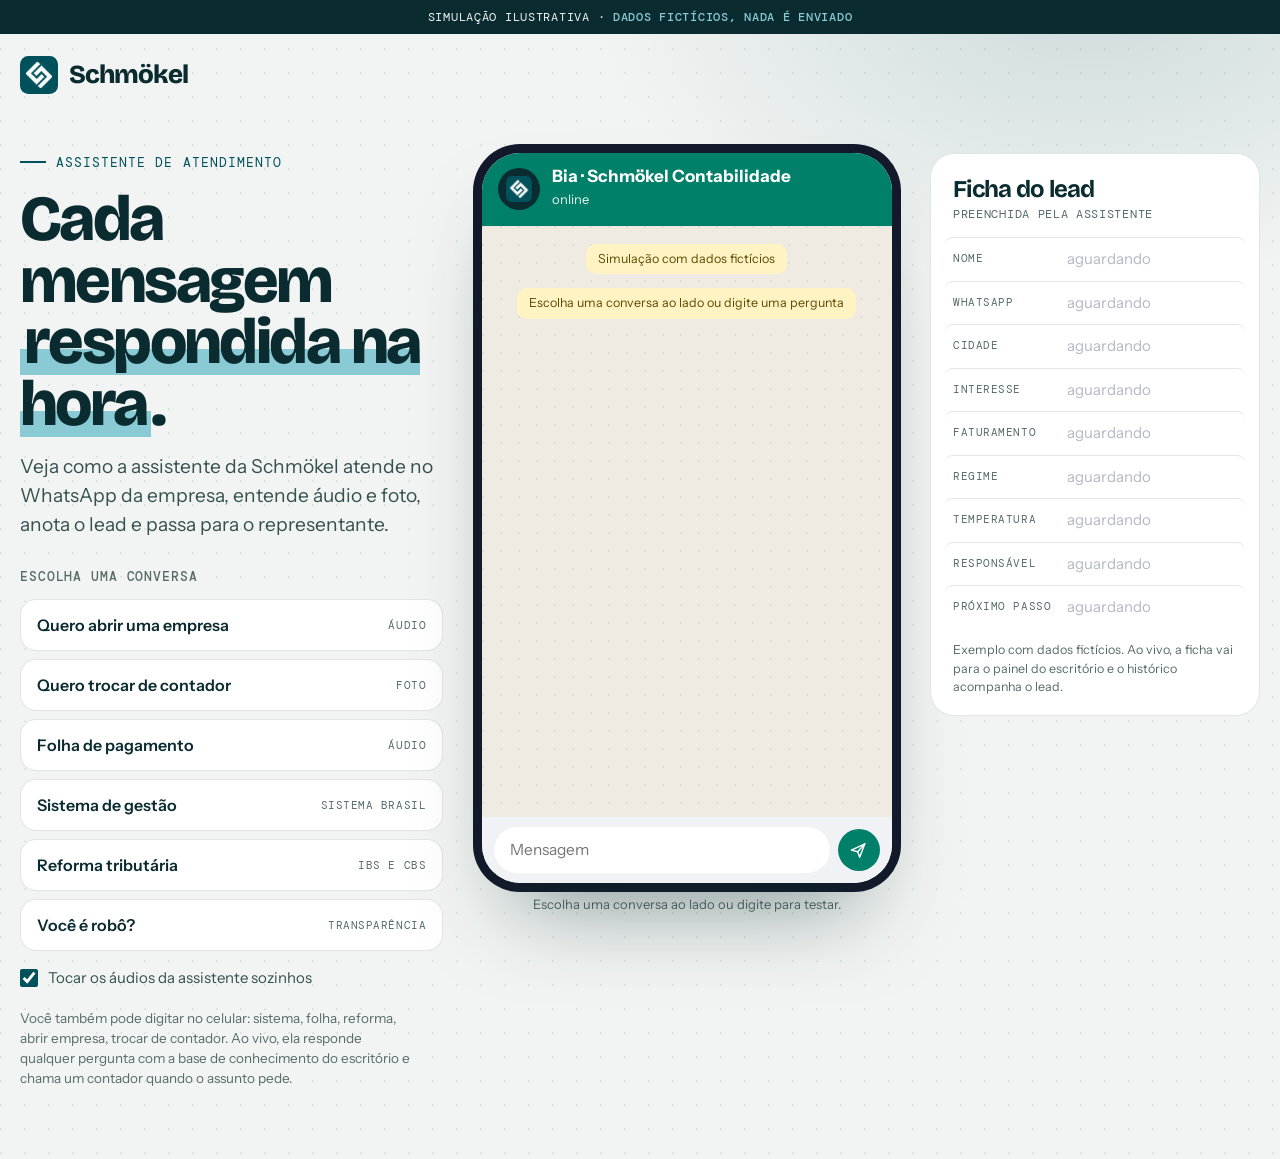
<file: ia/index.html>
<!doctype html>
<html lang="pt-BR">
<head>
<meta charset="utf-8">
<meta name="viewport" content="width=device-width,initial-scale=1">
<meta name="robots" content="noindex,nofollow">
<title>Schmökel · Assistente de atendimento (simulação)</title>
<meta name="description" content="Simulação de como a assistente de atendimento da Schmökel responde no WhatsApp, entende áudio e foto e passa o lead ao representante.">
<link rel="icon" type="image/png" href="[data-uri]">
<link rel="preconnect" href="https://fonts.googleapis.com">
<link rel="preconnect" href="https://fonts.gstatic.com" crossorigin>
<link href="https://fonts.googleapis.com/css2?family=Bricolage+Grotesque:opsz,wght@12..96,400..800&family=DM+Mono:wght@400;500&family=Instrument+Sans:wght@400..700&display=swap" rel="stylesheet">
<style>
:root{
  --paper:#F1F4F2; --paper2:#E3EBE8; --card:#FFFFFF;
  --ink:#0A2B30; --ink2:#35504F; --muted:#566B6A; --line:rgba(10,43,48,.12);
  --navy:#0A2B30; --blue:#00515C; --lime:#8ACAD4; --lime2:#B9DFE5;
  --wa:#008069; --wa-d:#075E54; --wa-bg:#EFEAE2; --wa-out:#D9FDD3; --wa-tick:#53BDEB;
  --display:"Bricolage Grotesque","Arial Narrow",Arial,sans-serif;
  --sans:"Instrument Sans",Arial,Helvetica,sans-serif;
  --mono:"DM Mono",ui-monospace,Menlo,monospace;
}
*{box-sizing:border-box;margin:0;padding:0}
html{-webkit-text-size-adjust:100%}
body{background:var(--paper);color:var(--ink);font-family:var(--sans);font-size:17px;line-height:1.5;-webkit-font-smoothing:antialiased;min-height:100vh;
  background-image:radial-gradient(800px 460px at 85% 0%,rgba(0,81,92,.14),transparent 62%),radial-gradient(circle at 1px 1px,rgba(10,43,48,.08) 1px,transparent 1.4px);background-size:auto,24px 24px}
button{font:inherit;color:inherit;cursor:pointer;border:0;background:none}
.ic{width:1em;height:1em;stroke:currentColor;fill:none;stroke-width:1.8;stroke-linecap:round;stroke-linejoin:round;flex:none}
.faixa{background:var(--navy);color:var(--paper);font-family:var(--mono);font-size:12px;letter-spacing:.06em;text-transform:uppercase;text-align:center;padding:8px 14px}
.faixa b{color:var(--lime);font-weight:500}
.wrap{width:min(1240px,calc(100% - 40px));margin-inline:auto}
header.top{padding:22px 0 0}
.logo{display:inline-flex;align-items:center;gap:11px;text-decoration:none;color:inherit}
.logo svg{width:38px;height:38px}
.logo b{font-family:var(--display);font-weight:800;font-size:26px;letter-spacing:-.04em;line-height:1}
.logo b i{font-style:normal;color:var(--blue)}

.layout{display:grid;grid-template-columns:minmax(300px,1fr) minmax(340px,410px) minmax(260px,330px);gap:clamp(22px,3vw,44px);align-items:start;padding:clamp(28px,4vw,56px) 0 70px}
.fina{font-family:var(--mono);font-size:13px;letter-spacing:.08em;text-transform:uppercase;color:var(--blue);display:flex;align-items:center;gap:10px}
.fina::before{content:"";width:26px;height:2px;background:currentColor}
h1{font-family:var(--display);font-weight:800;letter-spacing:-.04em;line-height:.96;font-size:clamp(40px,5vw,68px);margin:16px 0 18px}
h1 em{font-style:normal;background:linear-gradient(transparent 60%,var(--lime) 60% 93%,transparent 93%);padding:0 .06em}
.lead{color:var(--ink2);font-size:clamp(17px,1.5vw,20px);max-width:34ch}
.cen{margin-top:30px}
.cen h2{font-family:var(--mono);font-size:12.5px;letter-spacing:.07em;text-transform:uppercase;color:var(--muted);font-weight:500;margin-bottom:12px}
.cenarios{display:grid;gap:8px}
.cenarios button{display:flex;align-items:center;justify-content:space-between;gap:12px;text-align:left;padding:13px 16px;border-radius:16px;background:var(--card);border:1px solid var(--line);font-weight:600;font-size:16px;transition:.2s}
.cenarios button small{font-family:var(--mono);font-size:11px;letter-spacing:.05em;text-transform:uppercase;color:var(--muted);font-weight:400;white-space:nowrap}
.cenarios button:hover{border-color:var(--ink);transform:translateX(3px)}
.cenarios button.on{background:var(--navy);color:var(--paper);border-color:var(--navy)}
.cenarios button.on small{color:var(--lime)}
.opc{display:flex;align-items:center;gap:10px;margin-top:16px;font-size:15px;color:var(--ink2)}
.opc input{width:18px;height:18px;accent-color:var(--blue)}
.aviso{margin-top:18px;font-size:13.5px;color:var(--muted);max-width:44ch}

/* celular */
.phone{width:100%;max-width:410px;margin-inline:auto;height:min(730px,84vh);min-height:560px;background:#fff;border-radius:38px;box-shadow:0 50px 90px -34px rgba(10,43,48,.5),0 0 0 9px #14192b,0 0 0 10px rgba(255,255,255,.08);display:flex;flex-direction:column;overflow:hidden;position:sticky;top:18px}
.p-top{background:var(--wa);color:#fff;padding:14px 16px;display:flex;align-items:center;gap:12px;flex:none}
.av{width:42px;height:42px;border-radius:50%;background:var(--navy);display:grid;place-items:center;flex:none}
.av svg{width:26px;height:26px}
.p-top b{display:block;font-size:17px;line-height:1.15}
.p-top span{font-size:13px;opacity:.9}
.chat{flex:1;overflow-y:auto;padding:14px 12px;background:var(--wa-bg);background-image:radial-gradient(circle at 1px 1px,rgba(10,43,48,.07) 1px,transparent 1.5px);background-size:18px 18px;display:flex;flex-direction:column;gap:6px;scroll-behavior:smooth}
.sys{align-self:center;background:#FFF3C4;color:#5b4a00;font-size:12.5px;padding:6px 12px;border-radius:10px;text-align:center;max-width:92%;margin:4px 0}
.m{max-width:84%;padding:7px 10px 5px;border-radius:10px;font-size:15.5px;line-height:1.38;box-shadow:0 1px 1px rgba(10,43,48,.12);animation:entra .28s ease both;word-wrap:break-word}
@keyframes entra{from{opacity:0;transform:translateY(8px)}}
.m.b{align-self:flex-start;background:#fff;border-top-left-radius:2px}
.m.c{align-self:flex-end;background:var(--wa-out);border-top-right-radius:2px}
.m .t{display:flex;justify-content:flex-end;align-items:center;gap:3px;font-size:11px;color:#667781;margin-top:2px}
.tick{font-size:13px;letter-spacing:-3px;color:#8696a0}
.tick.az{color:var(--wa-tick)}
.dig{align-self:flex-start;background:#fff;border-radius:10px;border-top-left-radius:2px;padding:11px 14px;display:flex;gap:4px;box-shadow:0 1px 1px rgba(10,43,48,.12)}
.dig i{width:7px;height:7px;border-radius:50%;background:#9aa6ad;animation:pulsa 1s infinite}
.dig i:nth-child(2){animation-delay:.15s}.dig i:nth-child(3){animation-delay:.3s}
@keyframes pulsa{0%,60%,100%{transform:translateY(0);opacity:.5}30%{transform:translateY(-4px);opacity:1}}
/* áudio */
.au{display:flex;align-items:center;gap:10px;min-width:230px;padding:2px 0}
.au .pl{width:36px;height:36px;border-radius:50%;background:var(--wa);color:#fff;display:grid;place-items:center;font-size:16px;flex:none}
.m.c .au .pl{background:#667781}
.au .bars{display:flex;align-items:center;gap:2px;height:30px;flex:1}
.au .bars i{display:block;width:3px;border-radius:2px;background:#b9c1c6;transition:background .15s}
.au .bars i.f{background:var(--wa)}
.m.c .au .bars i.f{background:#667781}
.au .dur{font-size:12px;color:#667781;font-variant-numeric:tabular-nums;min-width:30px;text-align:right}
.tr{margin-top:5px;padding-top:5px;border-top:1px dashed rgba(10,43,48,.16);font-size:13.5px;color:#4b5a63;font-style:italic;animation:entra .4s ease both}
.tr b{font-style:normal;font-family:var(--mono);font-size:10.5px;letter-spacing:.06em;text-transform:uppercase;color:#667781;display:block;margin-bottom:1px}
.vt{display:block;margin-top:4px;font-size:12.5px;color:var(--blue);text-decoration:underline;cursor:pointer}
/* foto */
.foto{display:block;width:230px;max-width:100%;border-radius:6px;margin-bottom:3px}
/* entrada */
.p-in{display:flex;gap:8px;align-items:center;padding:10px 12px;background:#F0F2F5;flex:none}
.p-in input{flex:1;min-width:0;border:0;background:#fff;border-radius:99px;padding:11px 16px;font:inherit;font-size:15.5px;outline:none}
.p-in button{width:42px;height:42px;border-radius:50%;background:var(--wa);color:#fff;display:grid;place-items:center;font-size:19px;flex:none}
.dica{margin-top:12px;text-align:center;font-size:13px;color:var(--muted)}

/* ficha */
.ficha{background:var(--card);border:1px solid var(--line);border-radius:24px;padding:22px 22px 18px;position:sticky;top:18px}
.ficha h3{font-family:var(--display);font-weight:700;letter-spacing:-.03em;font-size:24px;line-height:1.1}
.ficha .sub{font-family:var(--mono);font-size:11.5px;letter-spacing:.06em;text-transform:uppercase;color:var(--muted);margin:4px 0 14px}
.ficha dl{display:grid;gap:0}
.ficha .r{display:grid;grid-template-columns:104px 1fr;gap:10px;padding:10px 8px;border-top:1px solid var(--line);margin:0 -8px;border-radius:8px}
.ficha dt{font-family:var(--mono);font-size:11px;letter-spacing:.05em;text-transform:uppercase;color:var(--muted);padding-top:2px}
.ficha dd{font-size:15px;font-weight:500;min-height:1.4em}
.ficha dd.vz{color:#b3b8c4;font-weight:400}
.ficha .r.flash{animation:flash 1.4s ease}
@keyframes flash{0%{background:var(--lime)}100%{background:transparent}}
.temp{display:inline-block;padding:2px 10px;border-radius:99px;font-size:13px;font-weight:600}
.temp.q{background:#FBDCD1;color:#8A2A10}.temp.m{background:#F8E7CC;color:#8A5208}.temp.n{background:#E3EBE8;color:#00515C}
.ficha .nota{margin-top:12px;font-size:12.5px;color:var(--muted)}

@media (max-width:1120px){.layout{grid-template-columns:minmax(300px,1fr) minmax(340px,410px)}.ficha{grid-column:1/-1;position:static}}
@media (max-width:820px){.layout{grid-template-columns:1fr}.phone{position:static;height:min(700px,80vh)}.ficha{position:static}}
@media (prefers-reduced-motion:reduce){*{animation:none!important;transition:none!important}}
</style>
</head>
<body>
<svg width="0" height="0" style="position:absolute" aria-hidden="true">
  <defs>
    <symbol id="marca" viewBox="0 0 64 64"><rect width="64" height="64" rx="14" fill="#00515C"/><image href="[data-uri]" x="9" y="9" width="46" height="46"/></symbol>
    <symbol id="i-play" viewBox="0 0 24 24"><path d="M8 5v14l11-7z" fill="currentColor"/></symbol>
    <symbol id="i-pause" viewBox="0 0 24 24"><path d="M7 5h3v14H7zM14 5h3v14h-3z" fill="currentColor" stroke="none"/></symbol>
    <symbol id="i-send" viewBox="0 0 24 24"><path d="M3 11.5l17-8-6.5 17-2.5-7z"/><path d="M11 13.5l9-10"/></symbol>
  </defs>
</svg>

<div class="faixa">Simulação ilustrativa · <b>dados fictícios, nada é enviado</b></div>

<div class="wrap">
  <header class="top"><a class="logo" href="../" aria-label="Schmökel"><svg><use href="#marca"/></svg><b>Schmökel</b></a></header>

  <main class="layout">
    <section>
      <p class="fina">Assistente de atendimento</p>
      <h1>Cada mensagem <em>respondida na hora</em>.</h1>
      <p class="lead">Veja como a assistente da Schmökel atende no WhatsApp da empresa, entende áudio e foto, anota o lead e passa para o representante.</p>
      <div class="cen">
        <h2>Escolha uma conversa</h2>
        <div class="cenarios" id="cenarios"></div>
        <label class="opc"><input type="checkbox" id="som" checked> Tocar os áudios da assistente sozinhos</label>
        <p class="aviso">Você também pode digitar no celular: sistema, folha, reforma, abrir empresa, trocar de contador. Ao vivo, ela responde qualquer pergunta com a base de conhecimento do escritório e chama um contador quando o assunto pede.</p>
      </div>
    </section>

    <section aria-label="Conversa de exemplo">
      <div class="phone">
        <div class="p-top"><div class="av"><svg><use href="#marca"/></svg></div><div><b>Bia · Schmökel Contabilidade</b><span id="status">online</span></div></div>
        <div class="chat" id="chat" aria-live="polite"></div>
        <form class="p-in" id="form" autocomplete="off"><input id="msg" placeholder="Mensagem" maxlength="160" aria-label="Mensagem"><button type="submit" aria-label="Enviar"><svg class="ic"><use href="#i-send"/></svg></button></form>
      </div>
      <p class="dica">Escolha uma conversa ao lado ou digite para testar.</p>
    </section>

    <aside class="ficha" aria-label="Ficha do lead">
      <h3>Ficha do lead</h3>
      <p class="sub">Preenchida pela assistente</p>
      <dl id="ficha"></dl>
      <p class="nota">Exemplo com dados fictícios. Ao vivo, a ficha vai para o painel do escritório e o histórico acompanha o lead.</p>
    </aside>
  </main>
</div>

<script>
(function(){
  var $=function(s,c){return (c||document).querySelector(s)};
  var chat=$('#chat'), status=$('#status'), fichaEl=$('#ficha'), somEl=$('#som');
  var sleep=function(ms){return new Promise(function(r){setTimeout(r,ms)})};
  var token=0;

  /* ---------- ficha do lead ---------- */
  var CAMPOS=[['nome','Nome'],['contato','WhatsApp'],['cidade','Cidade'],['interesse','Interesse'],['fat','Faturamento'],['regime','Regime'],['temp','Temperatura'],['resp','Responsável'],['prox','Próximo passo']];
  var ficha={};
  function fichaNova(base){
    ficha={}; fichaEl.innerHTML='';
    CAMPOS.forEach(function(c){
      var r=document.createElement('div');r.className='r';r.id='f-'+c[0];
      r.innerHTML='<dt>'+c[1]+'</dt><dd class="vz">aguardando</dd>';fichaEl.appendChild(r);
    });
    if(base) Object.keys(base).forEach(function(k){setCampo(k,base[k],true)});
  }
  function setCampo(k,v,quieto){
    var r=$('#f-'+k); if(!r) return; ficha[k]=v;
    var d=r.querySelector('dd'); d.classList.remove('vz');
    if(k==='temp'){var cl={Quente:'q',Morno:'m',Novo:'n'}[v]||'n';d.innerHTML='<span class="temp '+cl+'">'+v+'</span>'}
    else d.textContent=v;
    if(!quieto){r.classList.remove('flash');void r.offsetWidth;r.classList.add('flash')}
  }

  /* ---------- balões ---------- */
  function hora(){var d=new Date();return ('0'+d.getHours()).slice(-2)+':'+('0'+d.getMinutes()).slice(-2)}
  function rolar(){chat.scrollTop=chat.scrollHeight}
  function esc(s){return String(s).replace(/[&<>]/g,function(c){return {'&':'&amp;','<':'&lt;','>':'&gt;'}[c]})}
  function barras(seed){
    var n=26,h='',x=seed*9301+49297;
    for(var i=0;i<n;i++){x=(x*9301+49297)%233280;h+='<i style="height:'+(6+Math.round((x/233280)*20))+'px"></i>'}
    return h;
  }
  function fmt(s){s=Math.max(0,Math.round(s));return Math.floor(s/60)+':'+('0'+(s%60)).slice(-2)}
  function sistema(t){var e=document.createElement('div');e.className='sys';e.textContent=t;chat.appendChild(e);rolar()}
  function bolha(lado,html,extra){
    var e=document.createElement('div');e.className='m '+lado;
    e.innerHTML=html+'<div class="t">'+hora()+(lado==='c'?' <span class="tick">✓✓</span>':'')+'</div>';
    chat.appendChild(e);rolar();
    if(lado==='c'){var tk=e.querySelector('.tick');setTimeout(function(){tk&&tk.classList.add('az')},900)}
    return e;
  }
  function bolhaAudio(lado,s){
    var dur=s.dur||Math.max(4,Math.round(s.texto.split(/\s+/).length/2.6));
    var html='<div class="au"><button type="button" class="pl" aria-label="Ouvir"><svg class="ic"><use href="#i-play"/></svg></button><div class="bars">'+barras(dur+s.texto.length)+'</div><span class="dur">'+fmt(dur)+'</span></div>';
    var e=bolha(lado,html);
    e._dur=dur;e._texto=s.texto;
    var pl=e.querySelector('.pl');
    pl.addEventListener('click',function(){tocar(e)});
    if(lado==='c'){
      setTimeout(function(){
        var t=document.createElement('div');t.className='tr';t.innerHTML='<b>Transcrição</b>'+esc(s.texto);
        e.insertBefore(t,e.querySelector('.t'));rolar();
      },800);
    }else{
      var vt=document.createElement('a');vt.className='vt';vt.textContent='Ver texto';
      vt.addEventListener('click',function(){
        if(vt._on){return}vt._on=true;vt.remove();
        var t=document.createElement('div');t.className='tr';t.innerHTML='<b>Texto do áudio</b>'+esc(s.texto);
        e.insertBefore(t,e.querySelector('.t'));rolar();
      });
      e.insertBefore(vt,e.querySelector('.t'));
    }
    return e;
  }
  function bolhaFoto(lado){
    var svg='<svg class="foto" viewBox="0 0 230 150" xmlns="http://www.w3.org/2000/svg"><rect width="230" height="150" fill="#f7f6f1"/><rect x="8" y="8" width="214" height="134" fill="#fff" stroke="#c8c4b4"/><rect x="8" y="8" width="214" height="22" fill="#0b6e4f"/><text x="16" y="23" font-family="Arial" font-size="10" font-weight="700" fill="#fff">Simples Nacional · DAS</text><text x="16" y="46" font-family="Arial" font-size="8" fill="#555">CNPJ: 00.000.000/0001-00 (exemplo)</text><text x="16" y="60" font-family="Arial" font-size="8" fill="#555">Período de apuração: setembro/2026</text><text x="16" y="74" font-family="Arial" font-size="8" fill="#555">Vencimento: 20/10/2026</text><rect x="16" y="86" width="198" height="1" fill="#ddd"/><text x="16" y="104" font-family="Arial" font-size="8" fill="#555">Valor total do documento</text><text x="16" y="124" font-family="Arial" font-size="15" font-weight="700" fill="#222">R$ 1.234,56</text><rect x="140" y="98" width="74" height="34" fill="none" stroke="#999" stroke-dasharray="2 2"/><text x="177" y="118" font-family="Arial" font-size="7" text-anchor="middle" fill="#888">imagem de exemplo</text></svg>';
    return bolha(lado,svg);
  }

  /* ---------- áudio (voz do navegador; troque por mp3 depois) ---------- */
  var timerAud=null, atual=null;
  function voz(){
    var vs=window.speechSynthesis?speechSynthesis.getVoices():[];
    return vs.find(function(v){return /^pt[-_]BR/i.test(v.lang)&&/natural|online|google|francisca|luciana|maria/i.test(v.name)})||vs.find(function(v){return /^pt[-_]BR/i.test(v.lang)})||vs.find(function(v){return /^pt/i.test(v.lang)});
  }
  if(window.speechSynthesis){speechSynthesis.onvoiceschanged=function(){}}
  function parar(){
    clearInterval(timerAud);timerAud=null;
    if(window.speechSynthesis)try{speechSynthesis.cancel()}catch(e){}
    if(atual){var pl=atual.querySelector('.pl');pl.innerHTML='<svg class="ic"><use href="#i-play"/></svg>';atual.querySelectorAll('.bars i').forEach(function(i){i.classList.remove('f')});atual.querySelector('.dur').textContent=fmt(atual._dur);atual=null}
  }
  function tocar(e){
    if(atual===e){parar();return}
    parar();atual=e;
    var pl=e.querySelector('.pl');pl.innerHTML='<svg class="ic"><use href="#i-pause"/></svg>';
    var bs=e.querySelectorAll('.bars i'),t0=Date.now(),dur=e._dur*1000;
    timerAud=setInterval(function(){
      var k=Math.min(1,(Date.now()-t0)/dur);
      bs.forEach(function(b,i){b.classList.toggle('f',i/bs.length<=k)});
      e.querySelector('.dur').textContent=fmt((dur*(1-k))/1000);
      if(k>=1)parar();
    },120);
    if(window.speechSynthesis&&e._texto){
      try{var u=new SpeechSynthesisUtterance(e._texto);var v=voz();if(v){u.voice=v;u.lang=v.lang}else u.lang='pt-BR';u.rate=1.05;speechSynthesis.speak(u)}catch(x){}
    }
  }

  /* ---------- digitando ---------- */
  function digitando(on,audio){
    var d=$('.dig',chat);
    if(on){
      status.textContent=audio?'gravando áudio…':'digitando…';
      if(!d){d=document.createElement('div');d.className='dig';d.innerHTML='<i></i><i></i><i></i>';chat.appendChild(d);rolar()}
    }else{status.textContent='online';if(d)d.remove()}
  }

  /* ---------- roteiro: cada passo = {de:'c'|'b', tipo:'texto'|'audio'|'foto', texto, ficha:{...}} ---------- */
  var BASE={nome:'Marcos Silva (exemplo)',contato:'(51) 9 ••••-••••',temp:'Novo'};
  var CEN={
    abrir:{rot:'Quero abrir uma empresa',tag:'áudio',base:BASE,passos:[
      {de:'c',texto:'Oi! Quero abrir uma empresa de prestação de serviço. Vocês fazem? Quanto custa?'},
      {de:'b',texto:'Oi, Marcos! Aqui é a Bia, da Schmökel. Fazemos sim, do começo ao fim. Pra te orientar direitinho: qual vai ser a atividade e quantos sócios?',ficha:{interesse:'Abertura de empresa',cidade:'Novo Hamburgo (exemplo)'}},
      {de:'c',tipo:'audio',dur:9,texto:'Vai ser só eu mesmo, consultoria de marketing. Eu devo faturar uns vinte e cinco mil por mês.',ficha:{fat:'cerca de R$ 25 mil por mês'}},
      {de:'b',tipo:'audio',dur:19,texto:'Perfeito, Marcos. Com esse faturamento, uns trezentos mil por ano, o caminho mais comum é o Simples Nacional, que vai até quatro milhões e oitocentos mil por ano. Em algumas atividades de serviço o imposto muda conforme o anexo, e o Fator R pode baixar a alíquota quando a folha, contando o pró-labore, chega a vinte e oito por cento da receita. Isso a gente simula antes de abrir, pra você escolher com número.',ficha:{regime:'Simples Nacional (a validar)',temp:'Quente'}},
      {de:'b',texto:'Posso pedir pra um contador nosso te mostrar essa simulação ainda hoje? Me diz o melhor horário.',ficha:{resp:'Representante Vale dos Sinos (exemplo)',prox:'Contador apresenta a simulação'}},
      {de:'c',texto:'Pode ser hoje às 16h.'},
      {de:'b',texto:'Combinado, Marcos! Anotei e já passei pro representante da sua região. Ele te chama hoje às 16h pelo número da Schmökel. Até já!',ficha:{prox:'Hoje 16h · chamada marcada'}}
    ]},
    troca:{rot:'Quero trocar de contador',tag:'foto',base:{nome:'Ana Paula (exemplo)',contato:'(51) 9 ••••-••••',temp:'Novo'},passos:[
      {de:'c',texto:'Meu contador sumiu e minhas guias estão atrasando. Dá pra trocar?'},
      {de:'b',texto:'Dá sim, e é mais simples do que parece. Você pode trocar de contador quando quiser.',ficha:{interesse:'Troca de contador',temp:'Quente'}},
      {de:'b',texto:'A gente pede alguns documentos e uma procuração no e-CAC pra ver o que está em dia e o que precisa regularizar. Você tem a guia do Simples de algum mês aí?'},
      {de:'c',tipo:'foto'},
      {de:'b',texto:'Recebi a foto. É a guia do Simples (DAS) de setembro, com vencimento dia 20. Vou anotar e pedir pra um contador conferir se tem alguma em atraso.',ficha:{regime:'Simples Nacional',prox:'Contador confere as guias'}},
      {de:'b',texto:'Qual o melhor horário pra ele te ligar?',ficha:{resp:'Contador responsável (exemplo)'}}
    ]},
    folha:{rot:'Folha de pagamento',tag:'áudio',base:{nome:'Roberto Lima (exemplo)',contato:'(51) 9 ••••-••••',temp:'Novo'},passos:[
      {de:'c',tipo:'audio',dur:8,texto:'Oi, boa tarde. Vocês fazem folha de pagamento? Eu tenho três funcionários.',ficha:{interesse:'Folha de pagamento'}},
      {de:'b',tipo:'audio',dur:13,texto:'Boa tarde, Roberto! Fazemos sim: admissão, folha mensal, férias, décimo terceiro e as obrigações, como eSocial e FGTS. Com três funcionários o processo é tranquilo. Eles já estão registrados ou você vai admitir?',ficha:{temp:'Morno'}},
      {de:'c',texto:'Já estão registrados, só preciso de quem faça.'},
      {de:'b',texto:'Show! Então começamos pela migração: pedimos o cadastro e os últimos holerites e conferimos tudo antes do primeiro fechamento.',ficha:{fat:'3 funcionários',prox:'Enviar lista de documentos'}}
    ]},
    sistema:{rot:'Sistema de gestão',tag:'Sistema Brasil',base:{nome:'Carla Souza (exemplo)',contato:'(51) 9 ••••-••••',temp:'Novo'},passos:[
      {de:'c',texto:'Vocês indicam algum sistema pra emitir nota e controlar estoque?'},
      {de:'b',texto:'Indicamos o Sistema Brasil: vendas, estoque, financeiro e nota fiscal (NF-e, NFC-e e NFS-e) num sistema só, direto no navegador.',ficha:{interesse:'Sistema de gestão',temp:'Morno'}},
      {de:'b',texto:'São 60 dias de teste grátis, sem cartão. Depois, a partir de R$ 59 por mês. Produtos e clientes entram por planilha, e a gente acompanha junto, se você autorizar.'},
      {de:'c',texto:'E se eu já uso outro sistema?'},
      {de:'b',texto:'Sem problema, você não começa do zero: importa por planilha. Quer que eu te mande o link do teste?',ficha:{prox:'Enviar link do teste de 60 dias'}}
    ]},
    reforma:{rot:'Reforma tributária',tag:'IBS e CBS',base:{nome:'Paulo Reis (exemplo)',contato:'(51) 9 ••••-••••',temp:'Novo'},passos:[
      {de:'c',texto:'Ouvi falar que vou pagar um imposto novo. É verdade?'},
      {de:'b',texto:'Boa pergunta! 2026 é ano de teste da reforma: a nota passa a mostrar CBS de 0,9% e IBS de 0,1%, e quem cumpre as obrigações acessórias fica dispensado de recolher nesse ano.',ficha:{interesse:'Reforma tributária'}},
      {de:'b',texto:'A transição vai até 2033, quando ICMS e ISS deixam de existir. O efeito no seu caso depende do regime e do que você vende, e isso um contador nosso simula com os seus números. Quer marcar uma conversa?',ficha:{temp:'Morno',prox:'Contador simula o impacto'}}
    ]},
    robo:{rot:'Você é robô?',tag:'transparência',base:{nome:'Júlia Mendes (exemplo)',contato:'(51) 9 ••••-••••',temp:'Novo'},passos:[
      {de:'c',texto:'Tô falando com uma pessoa ou com robô?'},
      {de:'b',texto:'Sou a assistente virtual da Schmökel. Resolvo as dúvidas do começo e chamo um contador da equipe quando precisar. Quer falar com alguém agora?',ficha:{prox:'Cliente pode pedir atendimento humano'}}
    ]}
  };

  /* ---------- respostas para quem digita ---------- */
  var RESP=[
    [/rob[oô]|pessoa|humano|intelig|\bia\b|bot\b/i,'robo',['Sou a assistente virtual da Schmökel. Resolvo as dúvidas do começo e chamo um contador da equipe quando precisar. Quer falar com alguém agora?']],
    [/reforma|\bibs\b|\bcbs\b|imposto novo/i,'reforma',['2026 é ano de teste da reforma: a nota passa a mostrar CBS de 0,9% e IBS de 0,1%, e quem cumpre as obrigações acessórias fica dispensado de recolher nesse ano. A transição vai até 2033, quando ICMS e ISS deixam de existir.','O efeito no seu caso depende do regime e do que você vende. Um contador nosso simula com os seus números. Quer marcar?']],
    [/folha|funcion[aá]rio|esocial|f[eé]rias|13/i,'folha',['Fazemos folha sim: admissão, folha mensal, férias, décimo terceiro e as obrigações, como eSocial e FGTS. Quantos funcionários você tem hoje?']],
    [/troc|mudar de contador|contador (sumiu|ruim|atras)/i,'troca',['Dá pra trocar de contador quando quiser. A gente pede alguns documentos e uma procuração no e-CAC pra ver o que está em dia e o que precisa regularizar. Quer começar por aí?']],
    [/simples|presumido|lucro|regime|fator r|\bmei\b/i,'regime',['Depende do faturamento e da atividade. O Simples Nacional vai até R$ 4,8 milhões por ano, e há também o Lucro Presumido e o Lucro Real. Em alguns serviços o Fator R muda a alíquota. A escolha certa sai de uma simulação com os seus números, e um contador nosso faz isso com você. Quer marcar?']],
    [/abrir|abertura|cnpj|nova empresa/i,'abrir',['Fazemos a abertura do começo ao fim. Pra te orientar: qual vai ser a atividade, quantos sócios e quanto você espera faturar por mês?']],
    [/sistema|erp|nota fiscal|\bnf-?e\b|estoque|emitir nota/i,'sistema',['Indicamos o Sistema Brasil: vendas, estoque, financeiro e nota fiscal (NF-e, NFC-e e NFS-e) num sistema só, direto no navegador. São 60 dias de teste grátis, sem cartão, e depois a partir de R$ 59 por mês. Quer o link do teste?']],
    [/quanto custa|pre[cç]o|valor|honor[aá]rio|mensalidade/i,'preco',['Depende do que você precisa: serviços de contabilidade (abertura, mensalidade, folha) ou o sistema de gestão? Se for o sistema, são 60 dias grátis e depois a partir de R$ 59 por mês. Nos serviços, um contador monta a proposta depois de entender a sua empresa.']]
  ];
  var FALLBACK='Essa eu prefiro passar pra um contador da equipe confirmar, pra não te dar nenhuma informação errada. Me diz seu nome e o melhor horário pra ele te chamar?';

  /* ---------- motor ---------- */
  async function passo(p,t){
    if(t!==token) return;
    if(p.de==='c'){
      await sleep(p.primeiro?400:1000); if(t!==token) return;
      if(p.tipo==='audio') bolhaAudio('c',p);
      else if(p.tipo==='foto') bolhaFoto('c');
      else bolha('c',esc(p.texto));
      if(p.ficha) setTimeout(function(){if(t===token)Object.keys(p.ficha).forEach(function(k){setCampo(k,p.ficha[k])})},1300);
      await sleep(p.tipo==='audio'?1800:p.tipo==='foto'?1200:500);
    }else{
      var audio=p.tipo==='audio';
      digitando(true,audio);
      var espera=audio?1700:Math.min(1900,600+p.texto.length*11);
      await sleep(espera); if(t!==token){digitando(false);return}
      digitando(false);
      var e=audio?bolhaAudio('b',p):bolha('b',esc(p.texto));
      if(p.ficha) Object.keys(p.ficha).forEach(function(k){setCampo(k,p.ficha[k])});
      if(audio&&somEl.checked){tocar(e);await sleep(e._dur*1000+400)}else await sleep(audio?900:500);
    }
  }
  async function rodar(passos){
    var t=++token; parar(); digitando(false);
    for(var i=0;i<passos.length;i++){ if(t!==token) return; await passo(passos[i],t) }
  }
  function iniciar(id){
    var c=CEN[id]; token++; parar(); digitando(false);
    chat.innerHTML=''; sistema('Simulação com dados fictícios'); sistema('Hoje');
    fichaNova(c.base);
    document.querySelectorAll('#cenarios button').forEach(function(b){b.classList.toggle('on',b.dataset.id===id)});
    if(innerWidth<=820){var ph=$('.phone');ph&&ph.scrollIntoView({behavior:'smooth',block:'center'})}
    var ps=c.passos.map(function(p,i){return Object.assign({primeiro:i===0},p)});
    rodar(ps);
  }

  /* ---------- digitar ---------- */
  $('#form').addEventListener('submit',function(ev){
    ev.preventDefault();
    var inp=$('#msg'),txt=inp.value.trim(); if(!txt) return; inp.value='';
    if(!chat.querySelector('.m')){chat.innerHTML='';sistema('Simulação com dados fictícios');sistema('Hoje');fichaNova(BASE)}
    token++; parar(); digitando(false);
    bolha('c',esc(txt));
    var r=RESP.find(function(x){return x[0].test(txt)}),msgs=r?r[2]:[FALLBACK];
    if(!r) setCampo('prox','Contador confirma a dúvida');
    else if(r[1]==='sistema') setCampo('interesse','Sistema de gestão');
    else if(r[1]==='abrir') setCampo('interesse','Abertura de empresa');
    else if(r[1]==='folha') setCampo('interesse','Folha de pagamento');
    else if(r[1]==='troca') setCampo('interesse','Troca de contador');
    else if(r[1]==='reforma') setCampo('interesse','Reforma tributária');
    $('.cenarios .on')&&document.querySelectorAll('#cenarios button').forEach(function(b){b.classList.remove('on')});
    rodar(msgs.map(function(m){return {de:'b',texto:m}}));
  });

  /* ---------- montagem ---------- */
  var box=$('#cenarios');
  Object.keys(CEN).forEach(function(id){
    var b=document.createElement('button');b.type='button';b.dataset.id=id;
    b.innerHTML='<span>'+CEN[id].rot+'</span><small>'+CEN[id].tag+'</small>';
    b.addEventListener('click',function(){iniciar(id)});box.appendChild(b);
  });
  fichaNova(null);
  sistema('Simulação com dados fictícios');
  sistema('Escolha uma conversa ao lado ou digite uma pergunta');
  addEventListener('pagehide',parar);
})();
</script>
</body>
</html>
</file>
